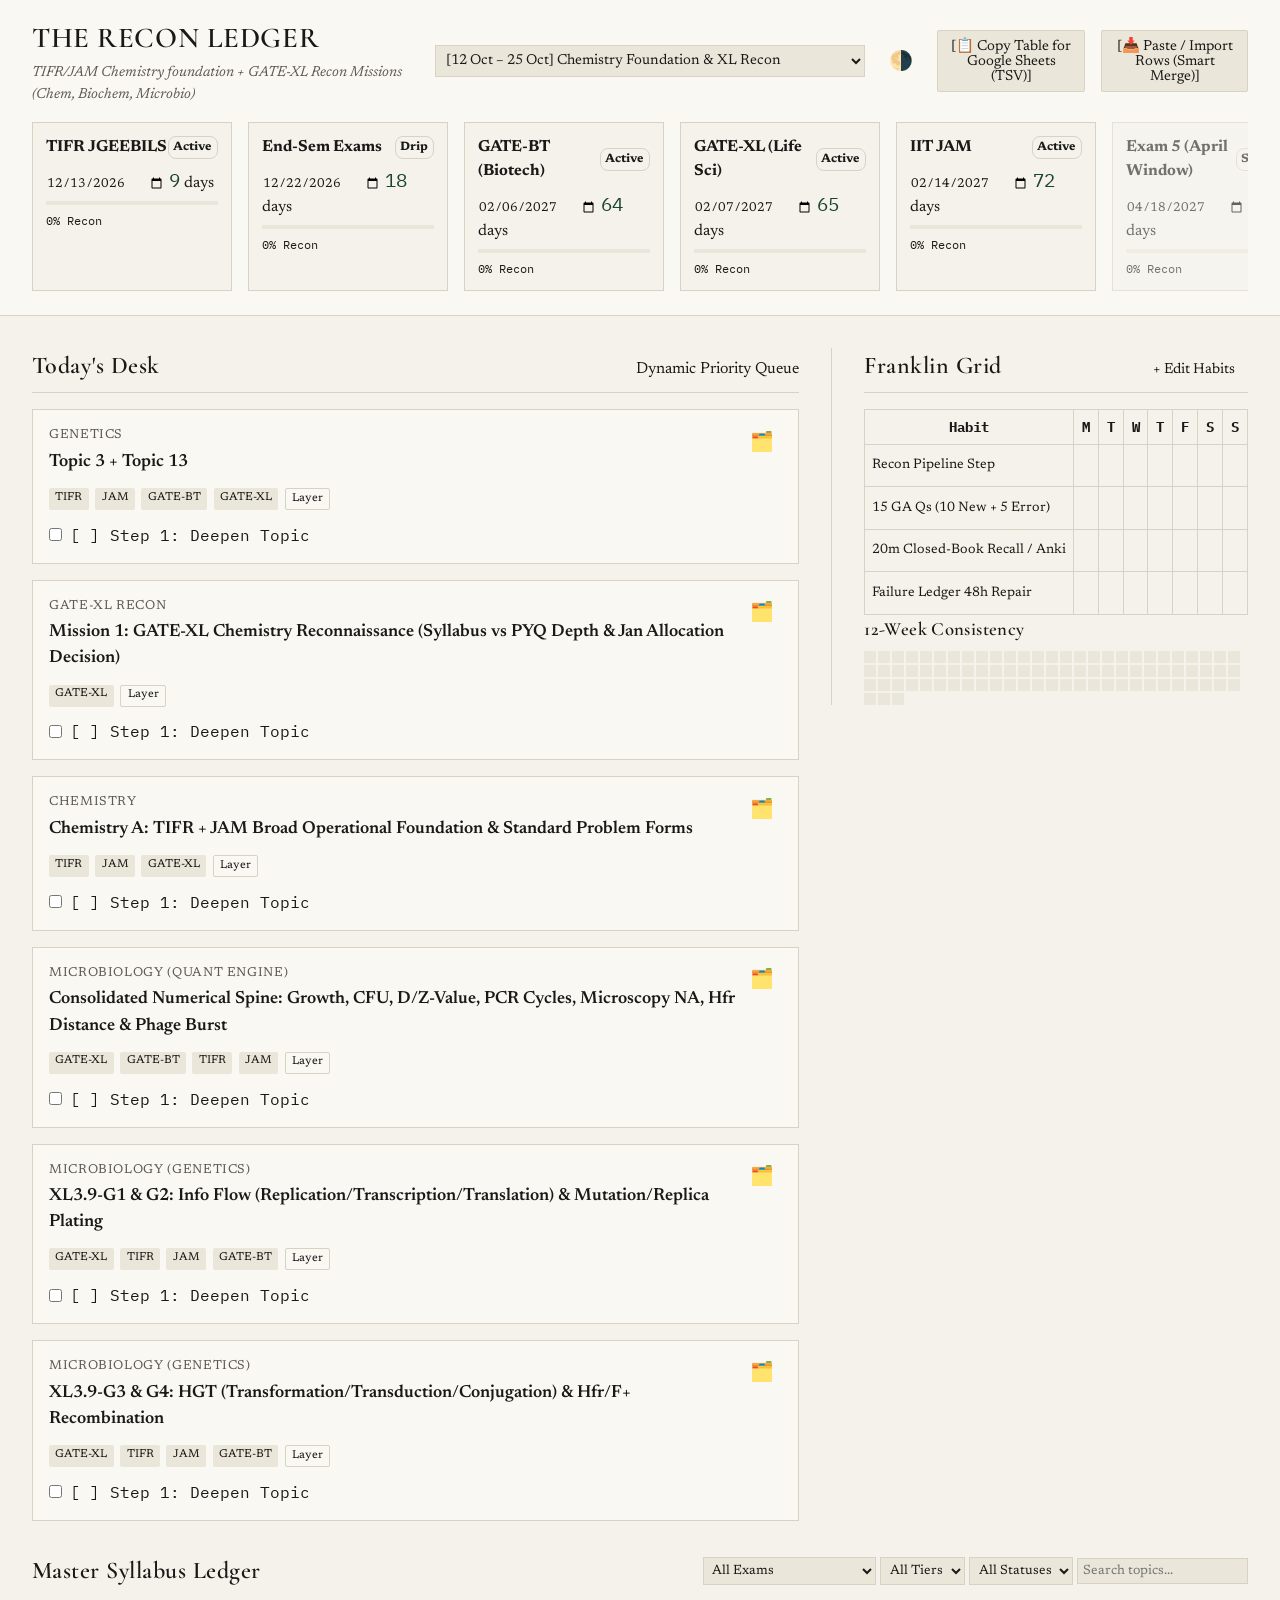
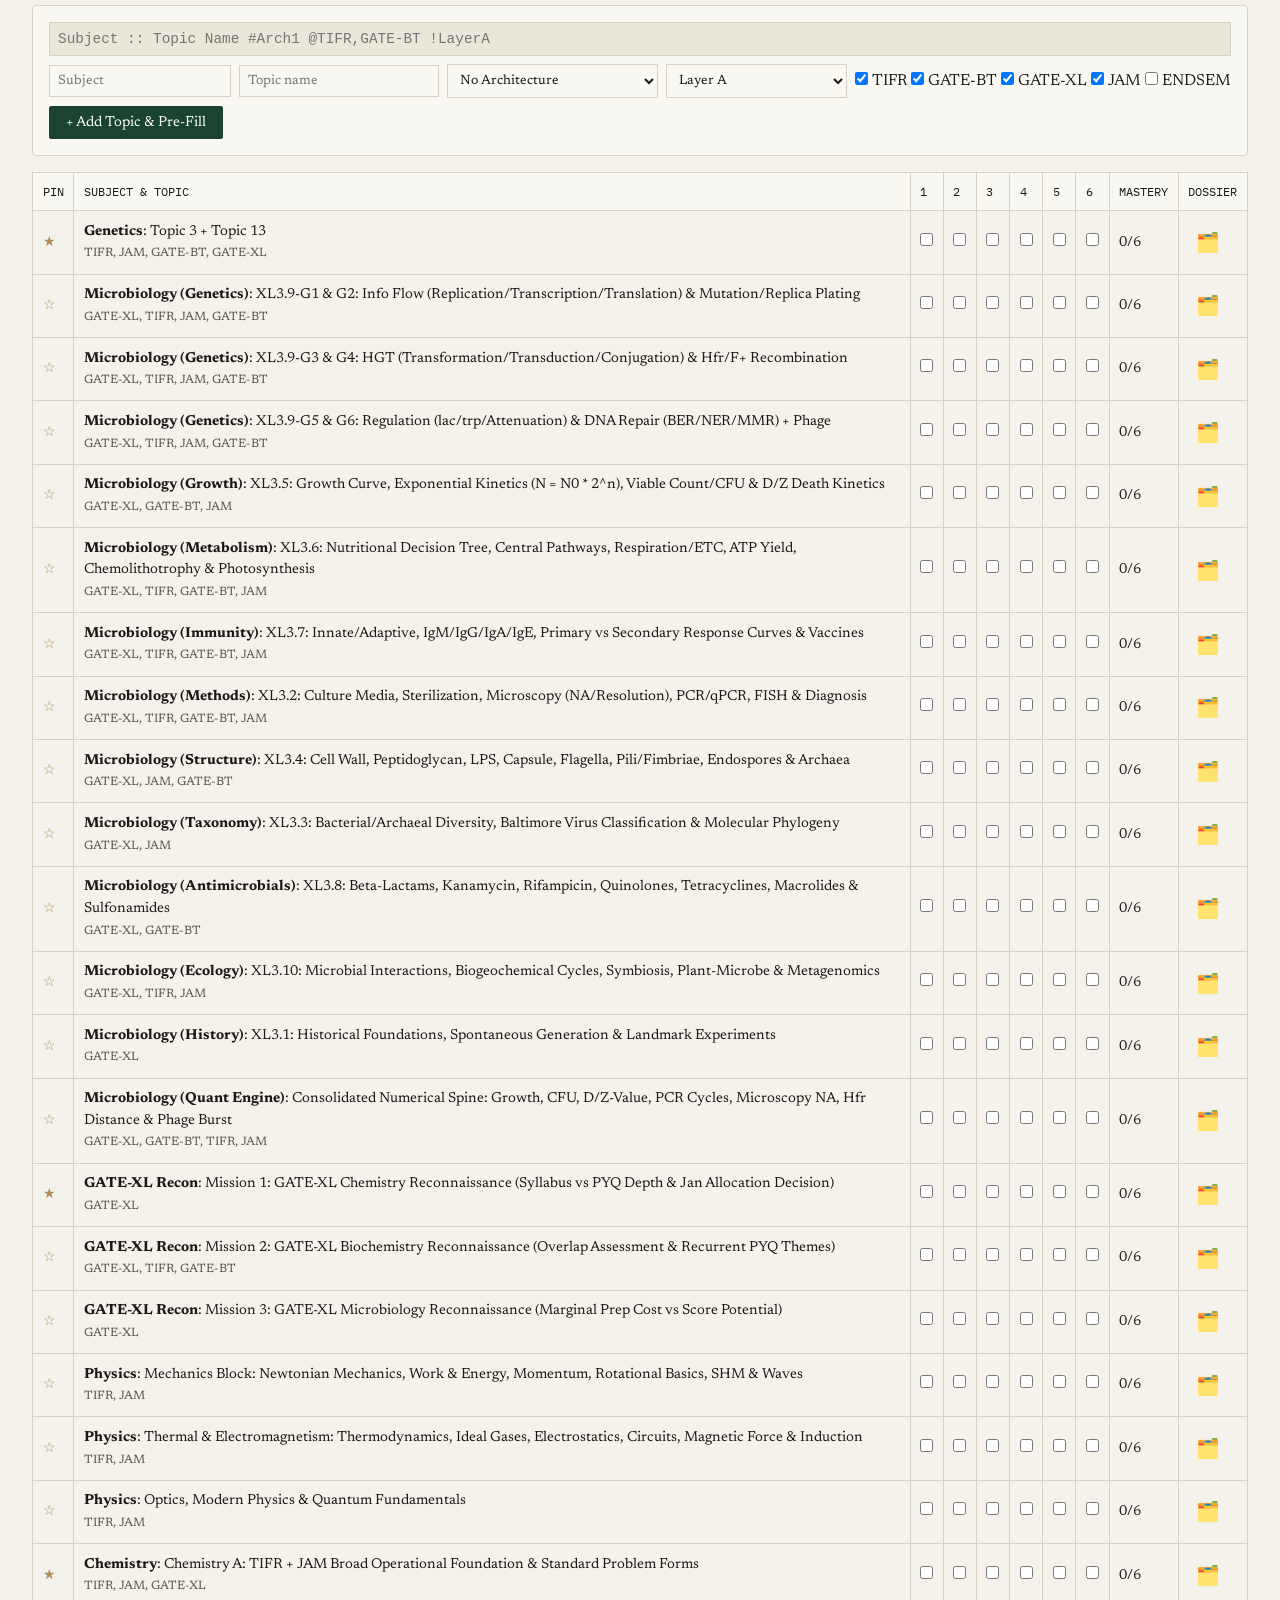
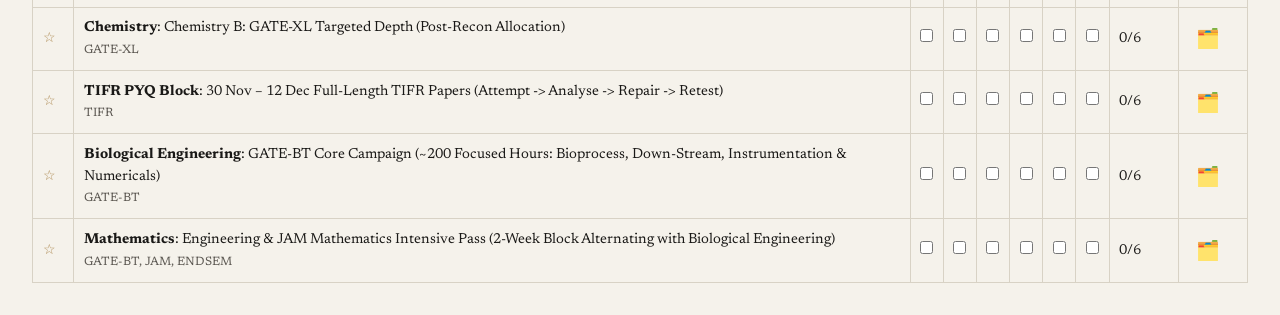
<file: index.html>
<!DOCTYPE html>
<html lang="en">
<head>
  <meta charset="UTF-8">
  <meta name="viewport" content="width=device-width, initial-scale=1.0">
  <title>The Recon Ledger</title>
  <link rel="preconnect" href="https://fonts.googleapis.com">
  <link rel="preconnect" href="https://fonts.gstatic.com" crossorigin>
  <link href="https://fonts.googleapis.com/css2?family=Cormorant+Garamond:wght@600&family=IBM+Plex+Mono&family=Newsreader:wght@400;600&display=swap" rel="stylesheet">
  <link rel="stylesheet" href="css/styles.css">
</head>
<body class="theme-day">

  <!-- Module 1: Command Center Header & Campaign Bar -->
  <header class="command-center-header">
    <div class="top-ledger-bar">
      <div class="title-section">
        <h1>THE RECON LEDGER</h1>
        <p class="subtitle">PYQ signal → mechanism → failure diagnosis → blind-spot coverage → transformed practice.</p>
      </div>
      <div class="controls-section">
        <select id="campaign-phase-selector" class="phase-selector"></select>
        <button id="theme-toggle" class="btn-icon" title="Toggle Day/Night">🌗</button>
        <button id="btn-copy-tsv" class="btn" title="Copy Table for Google Sheets">[📋 Copy Table for Google Sheets (TSV)]</button>
        <button id="smart-merge-btn" class="btn" title="Smart Merge Import/Export">[📥 Paste / Import Rows (Smart Merge)]</button>

      </div>
    </div>

    <!-- Exam Countdown Strip -->
    <div id="exam-countdown-strip" class="exam-countdown-strip">
      <!-- Populated by JS -->
    </div>
  </header>

  <main class="main-layout">

    <!-- Module 2: Today's Desk -->
    <section class="todays-desk-section">
      <div class="section-header">
        <h2>Today's Desk</h2>
        <span class="desk-subtitle">Dynamic Priority Queue</span>
      </div>
      <div id="todays-desk-container" class="desk-container">
        <!-- Populated by JS -->
      </div>
    </section>

    <!-- Module 3: The Franklin Grid -->
    <aside class="franklin-grid-section">
      <div class="section-header">
        <h2>Franklin Grid</h2>
        <button id="edit-habits-btn" class="btn-text">+ Edit Habits</button>
      </div>
      <div id="franklin-matrix-container" class="matrix-container">
        <!-- Populated by JS -->
      </div>
      <div class="heatmap-section">
        <h3>12-Week Consistency</h3>
        <div id="heatmap-container" class="heatmap-container">
          <!-- Populated by JS -->
        </div>
      </div>
    </aside>

  </main>

  <!-- Module 4: The Master Syllabus Ledger -->
  <section class="master-syllabus-section">
    <div class="ledger-controls">
      <h2>Master Syllabus Ledger</h2>
      <div class="filters">
        <select id="filter-exam"><option value="All">All Exams</option></select>
        <select id="filter-layer">
          <option value="All">All Tiers</option>
          <option value="Layer A (Deep Mastery)">Layer A</option>
          <option value="Layer B (Strong App)">Layer B</option>
          <option value="Layer C (Compression)">Layer C</option>
          <option value="Layer D (Maintenance)">Layer D</option>
        </select>
        <select id="filter-status">
          <option value="All">All Statuses</option>
          <option value="In Progress">In Progress</option>
          <option value="48h Repair">48h Repair</option>
          <option value="Cooldown">Cooldown</option>
          <option value="Mastered">Mastered</option>
        </select>
        <input type="text" id="search-topic" placeholder="Search topics...">
      </div>
    </div>


    <div class="quick-add-bar" style="display: flex; flex-direction: column; gap: 0.5rem; padding: 1rem; background: var(--bg-elevated); border: 1px solid var(--border-hairline); border-radius: 4px; margin-bottom: 1rem;">
      <!-- Mode A: Shorthand -->
      <div style="display: flex; gap: 0.5rem; width: 100%;">
        <input type="text" id="shorthand-input" placeholder="Subject :: Topic Name #Arch1 @TIFR,GATE-BT !LayerA" style="flex: 1; padding: 0.5rem; font-family: monospace; font-size: 0.9rem; border: 1px solid var(--border-hairline); background: var(--bg-subtle); color: var(--text-primary);">
      </div>

      <!-- Mode B: Visual Builder -->
      <div style="display: flex; gap: 0.5rem; flex-wrap: wrap; width: 100%; align-items: center;">
        <input type="text" id="add-subject" placeholder="Subject" list="subject-list" style="width: 150px; padding: 0.5rem;">
        <datalist id="subject-list"></datalist>

        <input type="text" id="add-topic" placeholder="Topic name" style="flex: 1; min-width: 200px; padding: 0.5rem;">

        <select id="add-architecture" style="padding: 0.5rem;">
          <option value="">No Architecture</option>
          <option value="Arch 1: Mechanistic Spine">Arch 1: Mechanistic Spine</option>
          <option value="Arch 2: Quantitative Engine">Arch 2: Quantitative Engine</option>
          <option value="Arch 3: Principle-to-Signal">Arch 3: Principle-to-Signal</option>
          <option value="Arch 4: Rapid Compression">Arch 4: Rapid Compression</option>
          <option value="Arch 5: Foundation 4/10">Arch 5: Foundation 4/10</option>
        </select>

        <select id="add-priority" style="padding: 0.5rem;">
          <option value="Layer A (Deep Mastery)">Layer A</option>
          <option value="Layer B (Strong App)">Layer B</option>
          <option value="Layer C (Compression)">Layer C</option>
          <option value="Layer D (Maintenance)">Layer D</option>
        </select>

        <div id="add-exam-tags-container" style="display:flex; gap:0.25rem;">
          <label><input type="checkbox" value="TIFR" checked> TIFR</label>
          <label><input type="checkbox" value="GATE-BT" checked> GATE-BT</label>
          <label><input type="checkbox" value="GATE-XL" checked> GATE-XL</label>
          <label><input type="checkbox" value="JAM" checked> JAM</label>
          <label><input type="checkbox" value="ENDSEM"> ENDSEM</label>
        </div>

        <button id="btn-quick-add" class="btn-primary" style="padding: 0.5rem 1rem;">+ Add Topic & Pre-Fill</button>
      </div>
    </div>

    <div class="table-container">
      <table id="master-ledger-table">
        <thead>
          <tr>
            <th>Pin</th>
            <th>Subject & Topic</th>
            <th>1</th><th>2</th><th>3</th><th>4</th><th>5</th><th>6</th>
            <th>Mastery</th>
            <th>Dossier</th>
          </tr>
        </thead>
        <tbody>
          <!-- Populated by JS -->
        </tbody>
      </table>
    </div>
  </section>

  <!-- Module 5: Slide-Out Topic Dossier Drawer -->
  <div id="dossier-drawer" class="drawer-overlay hidden">
    <div class="drawer-content">
      <div class="drawer-header">
        <h2 id="dossier-title">Topic Dossier</h2>
        <button id="close-dossier" class="btn-icon">✕</button>
      </div>
      <div class="drawer-body" id="dossier-body">
        <!-- Metadata Editor, 6-Stem Test, Failure Ledger -->
      </div>
    </div>
  </div>

  <!-- Smart Merge Modal -->
  <div id="smart-merge-modal" class="modal hidden">
    <div class="modal-content">
      <div class="modal-header">
        <h2>Smart Merge Data</h2>
        <button id="close-merge-modal" class="btn-icon">✕</button>
      </div>
      <div class="modal-body">
        <textarea id="merge-data-input" placeholder="Paste CSV/JSON here..." rows="10"></textarea>
        <div class="modal-actions">
          <button id="btn-import-merge" class="btn-primary">Merge Import</button>
          <button id="btn-export-csv" class="btn">Export CSV</button>
          <button id="btn-export-json" class="btn">Export JSON</button>
        </div>
      </div>
    </div>
  </div>

  <script src="js/seed-data.js"></script>
  <script src="js/app.js"></script>
</body>
</html>
</file>
<file: css/styles.css>
:root {
  /* Day Theme (Archival Parchment) */
  --bg-primary: #F5F2EB;
  --bg-elevated: #FAF8F3;
  --bg-subtle: #EBE6DA;
  --text-primary: #1A1917;
  --text-secondary: #5C5852;
  --border-hairline: #D8D2C5;
  --accent-primary: #1B4332;
  --accent-secondary: #B08D57;
  --accent-alert: #7A2828;

  /* Typography */
  --font-header: 'Cormorant Garamond', 'Playfair Display', serif;
  --font-body: 'Newsreader', 'Inter', sans-serif;
  --font-mono: 'IBM Plex Mono', 'JetBrains Mono', monospace;
}

body.theme-night {
  /* Night Theme (Mahogany & Racing Green Study) */
  --bg-primary: #151715;
  --bg-elevated: #1D201D;
  --bg-subtle: #262A26;
  --text-primary: #EAE5D9;
  --text-secondary: #9E9A90;
  --border-hairline: #2E332E;
  --accent-primary: #2D6A4F;
  --accent-secondary: #C5A059;
  --accent-alert: #A63A3A;
}

* {
  box-sizing: border-box;
  margin: 0;
  padding: 0;
}

body {
  font-family: var(--font-body);
  background-color: var(--bg-primary);
  color: var(--text-primary);
  line-height: 1.5;
  transition: background-color 0.3s, color 0.3s;
}

h1, h2, h3, h4, h5, h6 {
  font-family: var(--font-header);
  font-weight: 600;
  letter-spacing: 0.02em;
}

.mono-text, .tabular-nums {
  font-family: var(--font-mono);
  font-variant-numeric: tabular-nums;
}

/* Base Components */
.btn, .btn-primary, .btn-icon, .btn-text {
  font-family: var(--font-body);
  cursor: pointer;
  background: none;
  border: none;
  color: var(--text-primary);
  padding: 0.4rem 0.8rem;
  border-radius: 2px;
  font-size: 0.9rem;
  transition: background-color 0.2s, opacity 0.2s;
}

.btn {
  border: 1px solid var(--border-hairline);
  background-color: var(--bg-subtle);
}
.btn:hover { background-color: var(--bg-elevated); }

.btn-primary {
  background-color: var(--accent-primary);
  color: #fff;
  border: 1px solid var(--accent-primary);
}
.btn-primary:hover { opacity: 0.9; }

.btn-icon {
  font-size: 1.2rem;
  padding: 0.2rem 0.5rem;
}

/* Header & Strip */
.command-center-header {
  border-bottom: 1px solid var(--border-hairline);
  background-color: var(--bg-elevated);
  padding: 1rem 2rem;
}

.top-ledger-bar {
  display: flex;
  justify-content: space-between;
  align-items: center;
  margin-bottom: 1rem;
}

.title-section h1 {
  font-size: 1.8rem;
  margin-bottom: 0.2rem;
}
.title-section .subtitle {
  font-style: italic;
  color: var(--text-secondary);
  font-size: 0.9rem;
}

.controls-section {
  display: flex;
  gap: 1rem;
  align-items: center;
}

.phase-selector {
  font-family: var(--font-body);
  background: var(--bg-subtle);
  border: 1px solid var(--border-hairline);
  color: var(--text-primary);
  padding: 0.4rem;
  font-size: 0.9rem;
}

.exam-countdown-strip {
  display: flex;
  gap: 1rem;
  overflow-x: auto;
  padding-bottom: 0.5rem;
}

.exam-card {
  min-width: 200px;
  border: 1px solid var(--border-hairline);
  padding: 0.8rem;
  background-color: var(--bg-primary);
  display: flex;
  flex-direction: column;
  gap: 0.4rem;
}
.exam-card.mode-standby { opacity: 0.6; }
.exam-header {
  display: flex;
  justify-content: space-between;
  align-items: center;
  font-weight: bold;
}
.exam-days {
  font-size: 1.2rem;
  color: var(--accent-primary);
}
.exam-progress {
  height: 4px;
  background: var(--bg-subtle);
  width: 100%;
}
.exam-progress-bar {
  height: 100%;
  background: var(--accent-primary);
}
.mode-pill {
  font-size: 0.75rem;
  padding: 0.1rem 0.3rem;
  border: 1px solid var(--border-hairline);
  border-radius: 8px;
  cursor: pointer;
}

/* Layout */
.main-layout {
  display: flex;
  padding: 2rem;
  gap: 2rem;
  align-items: flex-start;
}

.todays-desk-section {
  flex: 2;
}

.franklin-grid-section {
  flex: 1;
  border-left: 1px solid var(--border-hairline);
  padding-left: 2rem;
}

.section-header {
  display: flex;
  justify-content: space-between;
  align-items: baseline;
  margin-bottom: 1rem;
  border-bottom: 1px solid var(--border-hairline);
  padding-bottom: 0.5rem;
}

/* Cards */
.desk-container {
  display: flex;
  flex-direction: column;
  gap: 1rem;
}
.topic-card {
  border: 1px solid var(--border-hairline);
  background-color: var(--bg-elevated);
  padding: 1rem;
  display: flex;
  flex-direction: column;
  gap: 0.8rem;
}
.topic-card.repair-required {
  border-left: 4px solid var(--accent-alert);
}
.card-header {
  display: flex;
  justify-content: space-between;
  align-items: flex-start;
}
.card-subject {
  font-size: 0.8rem;
  text-transform: uppercase;
  letter-spacing: 0.05em;
  color: var(--text-secondary);
}
.card-title {
  font-size: 1.1rem;
  font-weight: 600;
  margin-top: 0.2rem;
}
.card-tags {
  display: flex;
  gap: 0.4rem;
  flex-wrap: wrap;
}
.tag-pill {
  font-size: 0.7rem;
  background: var(--bg-subtle);
  padding: 0.1rem 0.4rem;
  border-radius: 2px;
}
.card-action {
  display: flex;
  align-items: center;
  gap: 0.5rem;
}
.card-action label {
  cursor: pointer;
  font-family: var(--font-mono);
}

/* Franklin Grid */
.matrix-container table {
  width: 100%;
  border-collapse: collapse;
  font-family: var(--font-mono);
  font-size: 0.85rem;
}
.matrix-container th, .matrix-container td {
  border: 1px solid var(--border-hairline);
  padding: 0.4rem;
  text-align: center;
}
.matrix-container td.habit-name {
  text-align: left;
  font-family: var(--font-body);
}
.habit-dot {
  cursor: pointer;
  color: var(--accent-primary);
  font-size: 1.2rem;
  user-select: none;
}
.heatmap-container {
  display: flex;
  gap: 2px;
  flex-wrap: wrap;
  margin-top: 0.5rem;
}
.heat-cell {
  width: 12px;
  height: 12px;
  background-color: var(--bg-subtle);
}

/* Ledger Table */
.master-syllabus-section {
  padding: 0 2rem 2rem 2rem;
}
.ledger-controls {
  display: flex;
  justify-content: space-between;
  align-items: center;
  margin-bottom: 1rem;
}
.filters select, .filters input {
  font-family: var(--font-body);
  padding: 0.3rem;
  background: var(--bg-subtle);
  border: 1px solid var(--border-hairline);
  color: var(--text-primary);
}
.quick-add-bar {
  display: flex;
  gap: 0.5rem;
  margin-bottom: 1rem;
}
.quick-add-bar input, .quick-add-bar select {
  font-family: var(--font-body);
  padding: 0.4rem;
  background: var(--bg-elevated);
  border: 1px solid var(--border-hairline);
  color: var(--text-primary);
  flex: 1;
}
.quick-add-bar button { flex: 0; white-space: nowrap; }

.table-container {
  overflow-x: auto;
}
table#master-ledger-table {
  width: 100%;
  border-collapse: collapse;
  font-size: 0.9rem;
}
table#master-ledger-table th, table#master-ledger-table td {
  border: 1px solid var(--border-hairline);
  padding: 0.6rem;
  text-align: left;
}
table#master-ledger-table th {
  background-color: var(--bg-elevated);
  font-family: var(--font-mono);
  font-weight: normal;
  text-transform: uppercase;
  font-size: 0.75rem;
}
.topic-cell { cursor: pointer; }
.topic-cell:hover { text-decoration: underline; }
.pin-btn { cursor: pointer; color: var(--accent-secondary); }

/* Modals & Drawers */
.drawer-overlay, .modal {
  position: fixed;
  top: 0; left: 0; right: 0; bottom: 0;
  background: rgba(0,0,0,0.4);
  display: flex;
  justify-content: flex-end;
  z-index: 1000;
}
.drawer-overlay.hidden, .modal.hidden { display: none; }
.modal { justify-content: center; align-items: center; }

.drawer-content {
  width: 400px;
  max-width: 100%;
  background: var(--bg-elevated);
  border-left: 1px solid var(--border-hairline);
  height: 100%;
  display: flex;
  flex-direction: column;
}
.modal-content {
  background: var(--bg-elevated);
  border: 1px solid var(--border-hairline);
  padding: 1.5rem;
  width: 500px;
  max-width: 90%;
}

.sync-tabs .btn-text.active {
  color: var(--accent-primary);
  border-bottom: 2px solid var(--accent-primary);
  border-radius: 0;
}
.sync-pane.hidden {
  display: none;
}
#sync-status {
  transition: color 0.3s ease;
}
#sync-status.online {
  color: var(--accent-primary); /* Racing Green */
}
#sync-status.syncing {
  color: var(--accent-secondary); /* Antique Brass */
}
#sync-status.offline {
  color: var(--text-secondary); /* Muted Graphite */
}
.drawer-header, .modal-header {
  display: flex;
  justify-content: space-between;
  align-items: center;
  padding: 1rem;
  border-bottom: 1px solid var(--border-hairline);
}
.drawer-body {
  padding: 1rem;
  overflow-y: auto;
  flex: 1;
}

textarea {
  width: 100%;
  background: var(--bg-subtle);
  border: 1px solid var(--border-hairline);
  color: var(--text-primary);
  font-family: var(--font-mono);
  padding: 0.5rem;
  margin-bottom: 1rem;
  resize: vertical;
}

/* Dossier internals */
.dossier-section {
  margin-bottom: 1.5rem;
}
.dossier-section h3 {
  font-size: 1rem;
  margin-bottom: 0.5rem;
  border-bottom: 1px solid var(--border-hairline);
  padding-bottom: 0.2rem;
}

.failure-log-form {
  display: flex;
  flex-direction: column;
  gap: 0.5rem;
  margin-bottom: 1rem;
}
.failure-log-form input, .failure-log-form select {
  padding: 0.4rem;
  background: var(--bg-subtle);
  border: 1px solid var(--border-hairline);
  color: var(--text-primary);
}

.failure-item {
  border: 1px solid var(--border-hairline);
  padding: 0.5rem;
  margin-bottom: 0.5rem;
  font-size: 0.85rem;
}
.failure-item.resolved { opacity: 0.6; }

/* Responsive */
@media (max-width: 768px) {
  .main-layout {
    flex-direction: column;
    padding: 1rem;
  }
  .franklin-grid-section {
    border-left: none;
    border-top: 1px solid var(--border-hairline);
    padding-left: 0;
    padding-top: 1rem;
    width: 100%;
  }
  .top-ledger-bar {
    flex-direction: column;
    align-items: flex-start;
    gap: 1rem;
  }
  .controls-section { flex-wrap: wrap; }
  .master-syllabus-section { padding: 1rem; }
  .ledger-controls { flex-direction: column; align-items: flex-start; gap: 1rem; }
  .quick-add-bar { flex-direction: column; }
}
</file>
